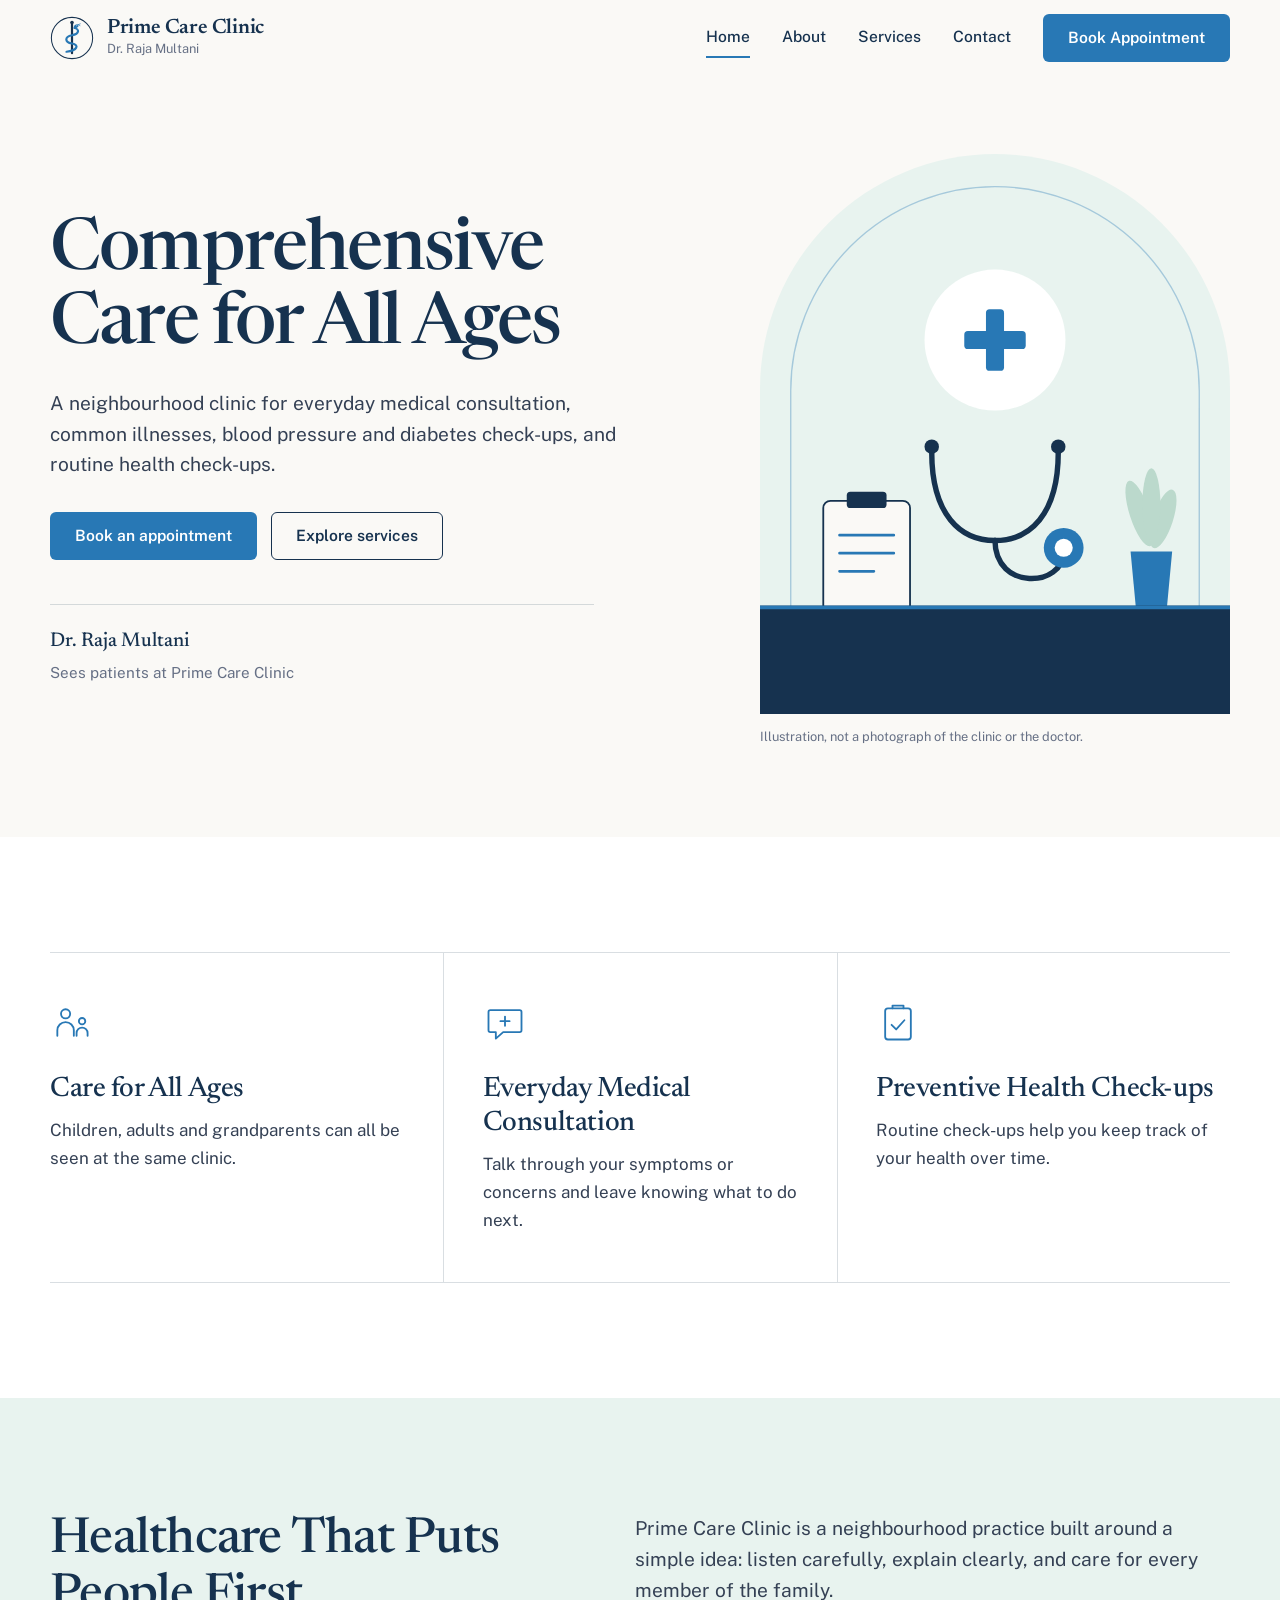
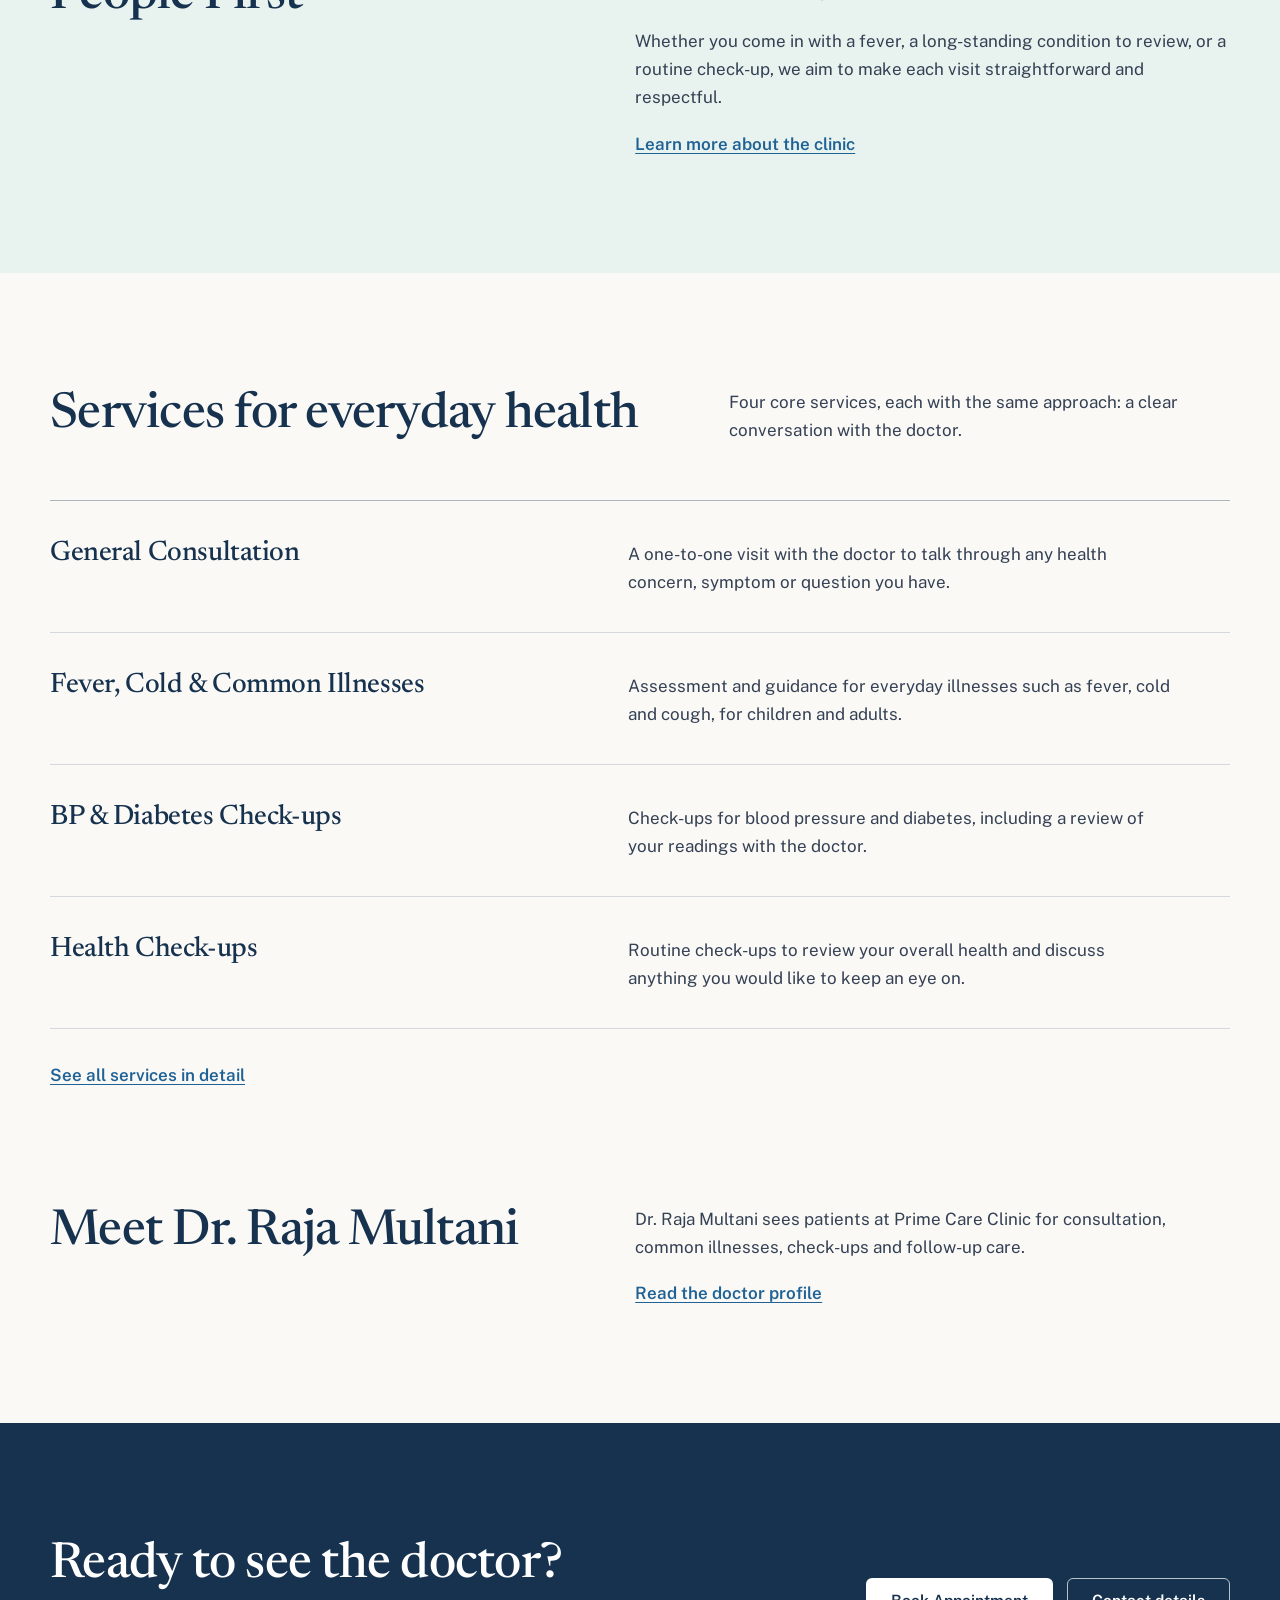
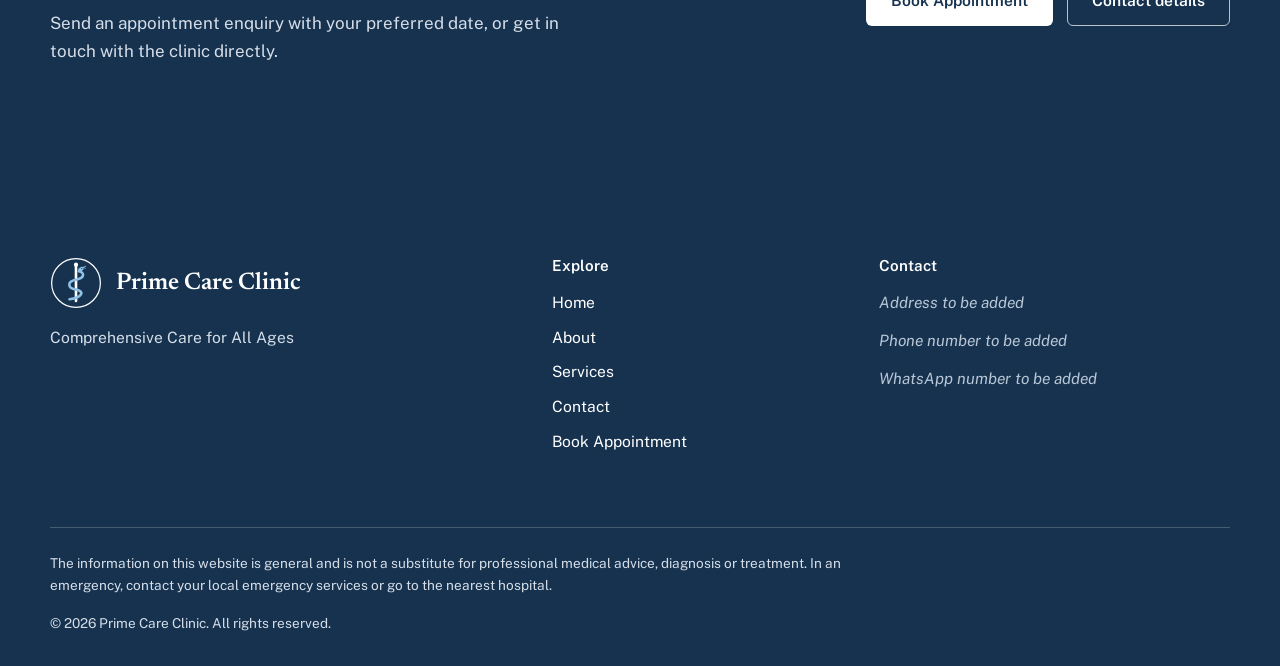
<file: index.html>
<!DOCTYPE html>
<html lang="en-IN">
<head>
  <meta charset="utf-8">
  <meta name="viewport" content="width=device-width, initial-scale=1">
  <title>Prime Care Clinic | Comprehensive Care for All Ages</title>
  <meta name="description" content="Prime Care Clinic: a neighbourhood clinic for general consultation, common illnesses, BP and diabetes check-ups and health check-ups. Consultations with Dr. Raja Multani.">
  <meta name="theme-color" content="#16324F">
  <meta property="og:type" content="website">
  <meta property="og:site_name" content="Prime Care Clinic">
  <meta property="og:title" content="Prime Care Clinic | Comprehensive Care for All Ages">
  <meta property="og:description" content="Prime Care Clinic: a neighbourhood clinic for general consultation, common illnesses, BP and diabetes check-ups and health check-ups. Consultations with Dr. Raja Multani.">
  <!-- SEO: once the site has a domain, add <link rel="canonical" href="https://your-domain/index.html"> and an og:image. -->
  <link rel="icon" href="assets/logo.svg" type="image/svg+xml">
  <link rel="preconnect" href="https://fonts.googleapis.com">
  <link rel="preconnect" href="https://fonts.gstatic.com" crossorigin>
  <link href="https://fonts.googleapis.com/css2?family=Newsreader:opsz,wght@6..72,400;6..72,500;6..72,600&amp;family=Public+Sans:wght@400;500;600&amp;display=swap" rel="stylesheet">
  <link rel="stylesheet" href="style.css">
  <script>document.documentElement.classList.add('js');</script>
  <script src="script.js" defer></script>
</head>
<body>
  <a class="skip-link" href="#main">Skip to main content</a>

  <header class="site-header" data-header>
    <div class="container header-inner">
      <!-- LOGO: replace assets/logo.svg with your own file. -->
      <a class="brand" href="index.html" aria-label="Prime Care Clinic, home">
        <img src="assets/logo.svg" alt="" width="44" height="44">
        <span class="brand-text">
          <span class="brand-name">Prime Care Clinic</span>
          <span class="brand-sub">Dr. Raja Multani</span>
        </span>
      </a>
      <button class="nav-toggle" type="button" aria-expanded="false" aria-controls="site-nav" data-nav-toggle>
        <span class="sr-only">Menu</span>
        <span class="nav-toggle__bars" aria-hidden="true"></span>
      </button>
      <nav class="site-nav" id="site-nav" aria-label="Primary" data-nav>
        <ul>
          <li><a href="index.html" aria-current="page">Home</a></li>
          <li><a href="about.html">About</a></li>
          <li><a href="services.html">Services</a></li>
          <li><a href="contact.html">Contact</a></li>
          <li><a class="btn btn-primary" href="contact.html#appointment">Book Appointment</a></li>
        </ul>
      </nav>
    </div>
  </header>

  <main id="main">

    <section class="hero" aria-labelledby="hero-title">
      <div class="container hero__grid">
        <div class="hero__copy">
          <h1 id="hero-title">Comprehensive Care for All Ages</h1>
          <p class="lede">A neighbourhood clinic for everyday medical consultation, common illnesses, blood pressure and diabetes check-ups, and routine health check-ups.</p>
          <div class="hero__actions">
            <a class="btn btn-primary" href="contact.html#appointment">Book an appointment</a>
            <a class="btn btn-secondary" href="services.html">Explore services</a>
          </div>
          <div class="hero__doctor">
            <strong>Dr. Raja Multani</strong>
            <span>Sees patients at Prime Care Clinic</span>
          </div>
        </div>
        <!-- HERO IMAGE: swap assets/hero-illustration.svg for a real photo of your clinic (hero.webp / hero.jpg).
             Keep width/height, keep alt text meaningful, and never use stock photography as the doctor. -->
        <figure class="hero__art">
          <img src="assets/hero-illustration.svg" width="520" height="620" alt="Illustration of a clinic desk with a stethoscope and clipboard beneath an arched window.">
          <figcaption>Illustration, not a photograph of the clinic or the doctor.</figcaption>
        </figure>
      </div>
    </section>

    <section class="section section--white" aria-label="What the clinic offers">
      <div class="container">
        <div class="intro-grid">
          <article class="intro-item">
            <svg viewBox="0 0 48 48" fill="none" stroke="currentColor" stroke-width="2" stroke-linecap="round" stroke-linejoin="round" aria-hidden="true" focusable="false"><circle cx="17" cy="14" r="5"/><path d="M8 38v-6a9 9 0 0 1 18 0v6"/><circle cx="35" cy="22" r="3.5"/><path d="M29 38v-3a6 6 0 0 1 12 0v3"/></svg>
            <h3>Care for All Ages</h3>
            <p>Children, adults and grandparents can all be seen at the same clinic.</p>
          </article>
          <article class="intro-item">
            <svg viewBox="0 0 48 48" fill="none" stroke="currentColor" stroke-width="2" stroke-linecap="round" stroke-linejoin="round" aria-hidden="true" focusable="false"><path d="M8 10h32a2 2 0 0 1 2 2v20a2 2 0 0 1-2 2H22l-8 7v-7H8a2 2 0 0 1-2-2V12a2 2 0 0 1 2-2z"/><path d="M24 17v10M19 22h10"/></svg>
            <h3>Everyday Medical Consultation</h3>
            <p>Talk through your symptoms or concerns and leave knowing what to do next.</p>
          </article>
          <article class="intro-item">
            <svg viewBox="0 0 48 48" fill="none" stroke="currentColor" stroke-width="2" stroke-linecap="round" stroke-linejoin="round" aria-hidden="true" focusable="false"><rect x="10" y="8" width="28" height="34" rx="3"/><path d="M18 8V5h12v3"/><path d="M17 26l5 5 9-10"/></svg>
            <h3>Preventive Health Check-ups</h3>
            <p>Routine check-ups help you keep track of your health over time.</p>
          </article>
        </div>
      </div>
    </section>

    <section class="section section--mint" aria-labelledby="about-title">
      <div class="container split">
        <h2 id="about-title">Healthcare That Puts People First</h2>
        <div>
          <p class="lede">Prime Care Clinic is a neighbourhood practice built around a simple idea: listen carefully, explain clearly, and care for every member of the family.</p>
          <p>Whether you come in with a fever, a long-standing condition to review, or a routine check-up, we aim to make each visit straightforward and respectful.</p>
          <p><a class="text-link" href="about.html">Learn more about the clinic</a></p>
        </div>
      </div>
    </section>

    <section class="section" aria-labelledby="services-title">
      <div class="container">
        <div class="section-head">
          <h2 id="services-title">Services for everyday health</h2>
          <p>Four core services, each with the same approach: a clear conversation with the doctor.</p>
        </div>
        <ul class="service-list">
          <li>
            <h3><a href="services.html#general-consultation">General Consultation</a></h3>
            <p>A one-to-one visit with the doctor to talk through any health concern, symptom or question you have.</p>
          </li>
          <li>
            <h3><a href="services.html#fever-cold-common-illnesses">Fever, Cold &amp; Common Illnesses</a></h3>
            <p>Assessment and guidance for everyday illnesses such as fever, cold and cough, for children and adults.</p>
          </li>
          <li>
            <h3><a href="services.html#bp-diabetes-checkups">BP &amp; Diabetes Check-ups</a></h3>
            <p>Check-ups for blood pressure and diabetes, including a review of your readings with the doctor.</p>
          </li>
          <li>
            <h3><a href="services.html#health-checkups">Health Check-ups</a></h3>
            <p>Routine check-ups to review your overall health and discuss anything you would like to keep an eye on.</p>
          </li>
        </ul>
        <p style="margin-top:2rem"><a class="text-link" href="services.html">See all services in detail</a></p>
      </div>
    </section>

    <section class="section section--tight-top" aria-labelledby="doctor-teaser-title">
      <div class="container split">
        <h2 id="doctor-teaser-title">Meet Dr. Raja Multani</h2>
        <div>
          <p>Dr. Raja Multani sees patients at Prime Care Clinic for consultation, common illnesses, check-ups and follow-up care.</p>
          <p><a class="text-link" href="about.html#doctor">Read the doctor profile</a></p>
        </div>
      </div>
    </section>

    <section class="section section--navy" aria-labelledby="cta-title">
      <div class="container cta-band">
        <div>
          <h2 id="cta-title">Ready to see the doctor?</h2>
          <p>Send an appointment enquiry with your preferred date, or get in touch with the clinic directly.</p>
        </div>
        <div class="cta-band__actions">
          <a class="btn btn-light" href="contact.html#appointment">Book Appointment</a>
          <a class="btn btn-outline-light" href="contact.html#contact-details">Contact details</a>
        </div>
      </div>
    </section>
  </main>

  <footer class="site-footer">
    <div class="container">
      <div class="footer-grid">
        <div>
          <div class="footer-brand">
            <img src="assets/logo-light.svg" alt="" width="52" height="52">
            <span>Prime Care Clinic</span>
          </div>
          <p class="footer-tagline">Comprehensive Care for All Ages</p>
        </div>
        <nav aria-label="Footer">
          <h2>Explore</h2>
          <ul class="footer-links">
            <li><a href="index.html">Home</a></li>
            <li><a href="about.html">About</a></li>
            <li><a href="services.html">Services</a></li>
            <li><a href="contact.html">Contact</a></li>
            <li><a href="contact.html#appointment">Book Appointment</a></li>
          </ul>
        </nav>
        <div class="footer-contact">
          <h2>Contact</h2>
          <!-- Contact details are set in script.js (CLINIC_CONFIG). -->
          <div><span class="placeholder" data-contact="address">Address to be added</span></div>
          <div><span class="placeholder" data-contact="phone">Phone number to be added</span></div>
          <div><span class="placeholder" data-contact="whatsapp">WhatsApp number to be added</span></div>
        </div>
      </div>
      <div class="footer-bottom">
        <p>The information on this website is general and is not a substitute for professional medical advice, diagnosis or treatment. In an emergency, contact your local emergency services or go to the nearest hospital.</p>
        <p>&copy; <span data-year>2026</span> Prime Care Clinic. All rights reserved.</p>
      </div>
    </div>
  </footer>
</body>
</html>
</file>
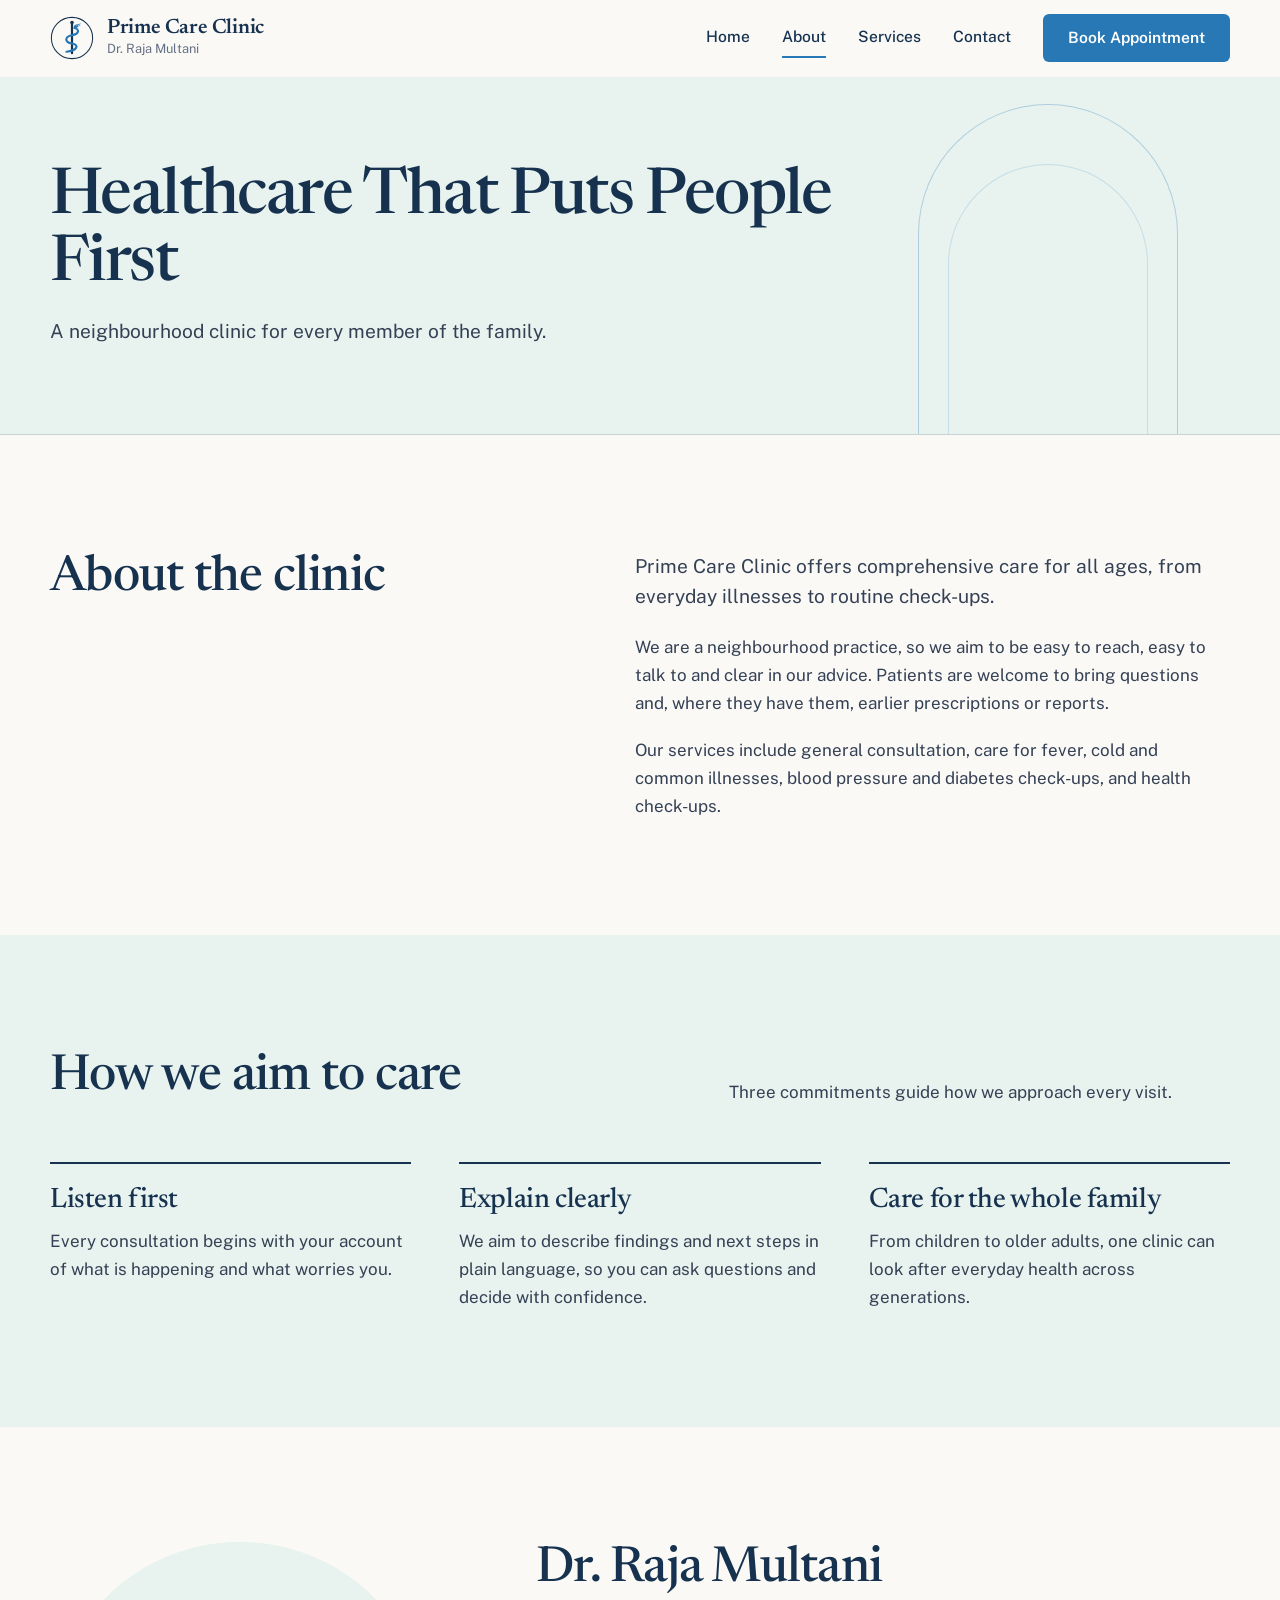
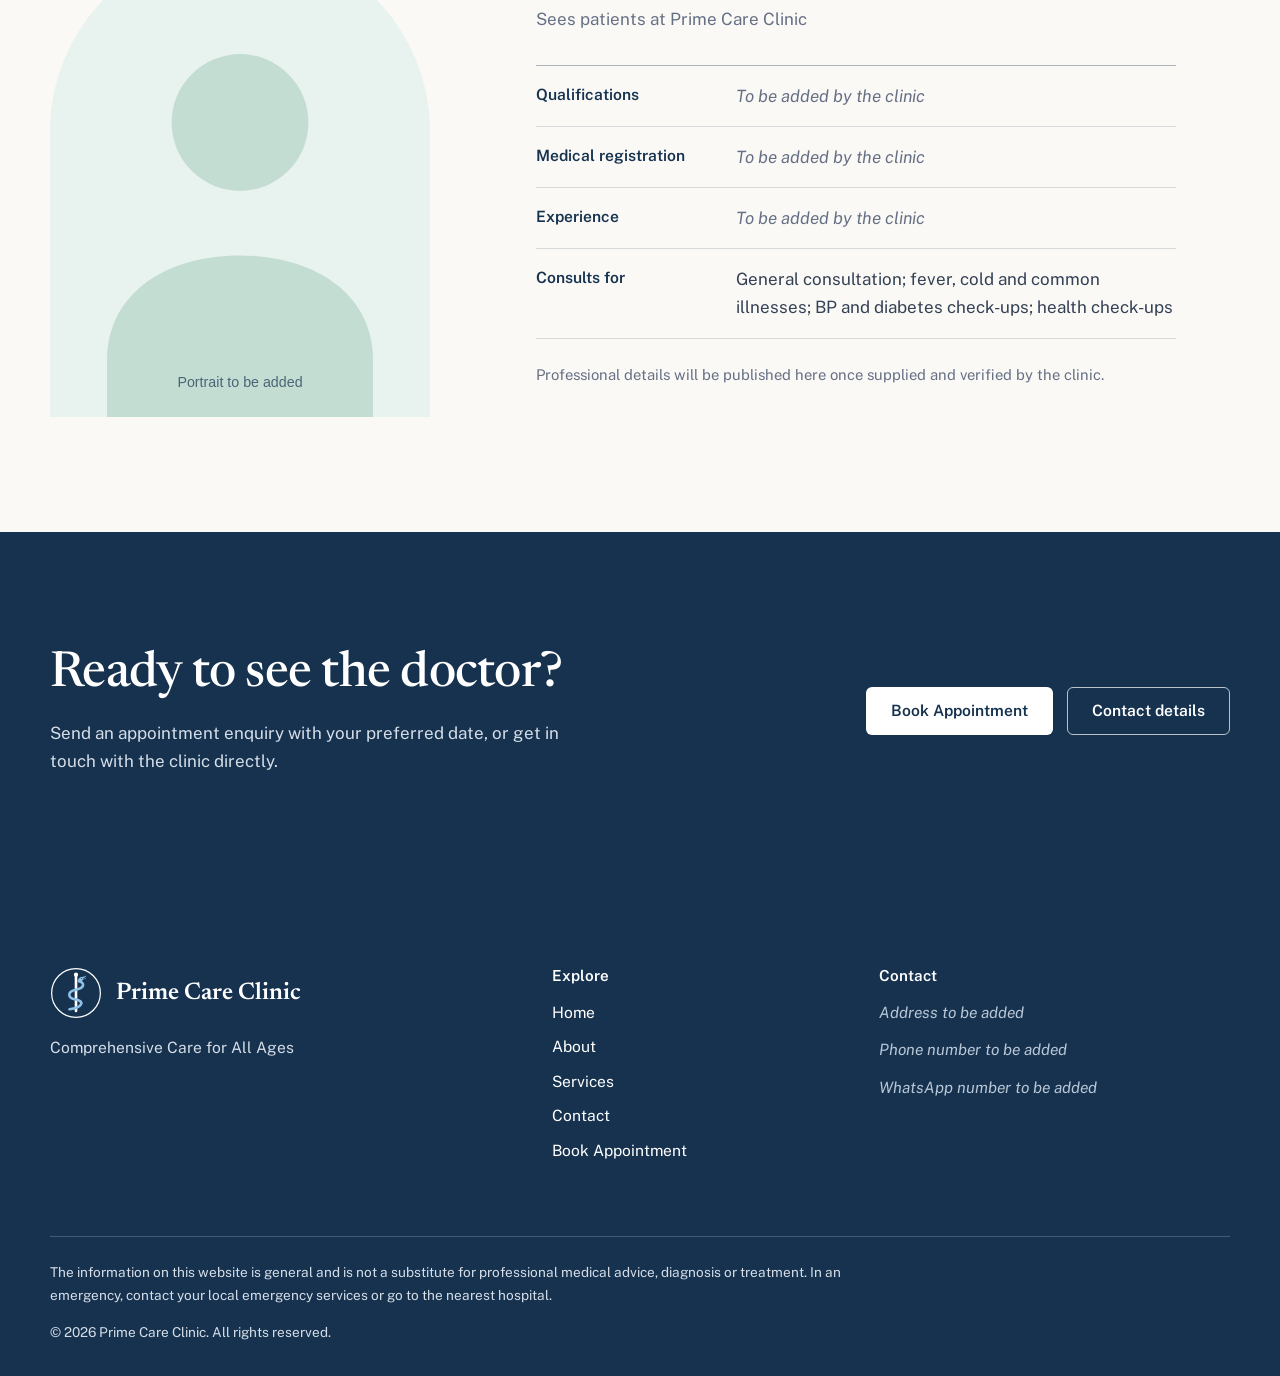
<file: about.html>
<!DOCTYPE html>
<html lang="en-IN">
<head>
  <meta charset="utf-8">
  <meta name="viewport" content="width=device-width, initial-scale=1">
  <title>About | Prime Care Clinic</title>
  <meta name="description" content="About Prime Care Clinic and Dr. Raja Multani: a neighbourhood clinic offering comprehensive care for all ages.">
  <meta name="theme-color" content="#16324F">
  <meta property="og:type" content="website">
  <meta property="og:site_name" content="Prime Care Clinic">
  <meta property="og:title" content="About | Prime Care Clinic">
  <meta property="og:description" content="About Prime Care Clinic and Dr. Raja Multani: a neighbourhood clinic offering comprehensive care for all ages.">
  <!-- SEO: once the site has a domain, add <link rel="canonical" href="https://your-domain/about.html"> and an og:image. -->
  <link rel="icon" href="assets/logo.svg" type="image/svg+xml">
  <link rel="preconnect" href="https://fonts.googleapis.com">
  <link rel="preconnect" href="https://fonts.gstatic.com" crossorigin>
  <link href="https://fonts.googleapis.com/css2?family=Newsreader:opsz,wght@6..72,400;6..72,500;6..72,600&amp;family=Public+Sans:wght@400;500;600&amp;display=swap" rel="stylesheet">
  <link rel="stylesheet" href="style.css">
  <script>document.documentElement.classList.add('js');</script>
  <script src="script.js" defer></script>
</head>
<body>
  <a class="skip-link" href="#main">Skip to main content</a>

  <header class="site-header" data-header>
    <div class="container header-inner">
      <!-- LOGO: replace assets/logo.svg with your own file. -->
      <a class="brand" href="index.html" aria-label="Prime Care Clinic, home">
        <img src="assets/logo.svg" alt="" width="44" height="44">
        <span class="brand-text">
          <span class="brand-name">Prime Care Clinic</span>
          <span class="brand-sub">Dr. Raja Multani</span>
        </span>
      </a>
      <button class="nav-toggle" type="button" aria-expanded="false" aria-controls="site-nav" data-nav-toggle>
        <span class="sr-only">Menu</span>
        <span class="nav-toggle__bars" aria-hidden="true"></span>
      </button>
      <nav class="site-nav" id="site-nav" aria-label="Primary" data-nav>
        <ul>
          <li><a href="index.html">Home</a></li>
          <li><a href="about.html" aria-current="page">About</a></li>
          <li><a href="services.html">Services</a></li>
          <li><a href="contact.html">Contact</a></li>
          <li><a class="btn btn-primary" href="contact.html#appointment">Book Appointment</a></li>
        </ul>
      </nav>
    </div>
  </header>

  <main id="main">

    <section class="page-head" aria-labelledby="page-title">
      <div class="container">
        <h1 id="page-title">Healthcare That Puts People First</h1>
        <p class="lede">A neighbourhood clinic for every member of the family.</p>
      </div>
    </section>

    <section class="section" aria-labelledby="story-title">
      <div class="container split">
        <h2 id="story-title">About the clinic</h2>
        <div>
          <p class="lede">Prime Care Clinic offers comprehensive care for all ages, from everyday illnesses to routine check-ups.</p>
          <p>We are a neighbourhood practice, so we aim to be easy to reach, easy to talk to and clear in our advice. Patients are welcome to bring questions and, where they have them, earlier prescriptions or reports.</p>
          <p>Our services include general consultation, care for fever, cold and common illnesses, blood pressure and diabetes check-ups, and health check-ups.</p>
        </div>
      </div>
    </section>

    <section class="section section--mint" aria-labelledby="principles-title">
      <div class="container">
        <div class="section-head">
          <h2 id="principles-title">How we aim to care</h2>
          <p>Three commitments guide how we approach every visit.</p>
        </div>
        <div class="principles">
          <div class="principle">
            <h3>Listen first</h3>
            <p>Every consultation begins with your account of what is happening and what worries you.</p>
          </div>
          <div class="principle">
            <h3>Explain clearly</h3>
            <p>We aim to describe findings and next steps in plain language, so you can ask questions and decide with confidence.</p>
          </div>
          <div class="principle">
            <h3>Care for the whole family</h3>
            <p>From children to older adults, one clinic can look after everyday health across generations.</p>
          </div>
        </div>
      </div>
    </section>

    <section class="section" id="doctor" aria-labelledby="doctor-title">
      <div class="container doctor">
        <!-- DOCTOR PORTRAIT: replace assets/doctor-portrait.svg with the doctor's own photo (e.g. doctor-portrait.jpg,
             4:5 ratio works best) and update src and alt. -->
        <figure class="portrait">
          <img src="assets/doctor-portrait.svg" width="400" height="500" alt="Portrait placeholder for Dr. Raja Multani. Replace with the doctor's own photograph.">
        </figure>
        <div>
          <h2 id="doctor-title">Dr. Raja Multani</h2>
          <p class="doctor__role">Sees patients at Prime Care Clinic</p>
          <!-- Only add details below that the doctor has verified. Do not publish unverified claims. -->
          <dl class="facts">
            <div><dt>Qualifications</dt><dd class="placeholder">To be added by the clinic</dd></div>
            <div><dt>Medical registration</dt><dd class="placeholder">To be added by the clinic</dd></div>
            <div><dt>Experience</dt><dd class="placeholder">To be added by the clinic</dd></div>
            <div><dt>Consults for</dt><dd>General consultation; fever, cold and common illnesses; BP and diabetes check-ups; health check-ups</dd></div>
          </dl>
          <p class="doctor__note">Professional details will be published here once supplied and verified by the clinic.</p>
        </div>
      </div>
    </section>

    <section class="section section--navy" aria-labelledby="cta-title">
      <div class="container cta-band">
        <div>
          <h2 id="cta-title">Ready to see the doctor?</h2>
          <p>Send an appointment enquiry with your preferred date, or get in touch with the clinic directly.</p>
        </div>
        <div class="cta-band__actions">
          <a class="btn btn-light" href="contact.html#appointment">Book Appointment</a>
          <a class="btn btn-outline-light" href="contact.html#contact-details">Contact details</a>
        </div>
      </div>
    </section>
  </main>

  <footer class="site-footer">
    <div class="container">
      <div class="footer-grid">
        <div>
          <div class="footer-brand">
            <img src="assets/logo-light.svg" alt="" width="52" height="52">
            <span>Prime Care Clinic</span>
          </div>
          <p class="footer-tagline">Comprehensive Care for All Ages</p>
        </div>
        <nav aria-label="Footer">
          <h2>Explore</h2>
          <ul class="footer-links">
            <li><a href="index.html">Home</a></li>
            <li><a href="about.html">About</a></li>
            <li><a href="services.html">Services</a></li>
            <li><a href="contact.html">Contact</a></li>
            <li><a href="contact.html#appointment">Book Appointment</a></li>
          </ul>
        </nav>
        <div class="footer-contact">
          <h2>Contact</h2>
          <!-- Contact details are set in script.js (CLINIC_CONFIG). -->
          <div><span class="placeholder" data-contact="address">Address to be added</span></div>
          <div><span class="placeholder" data-contact="phone">Phone number to be added</span></div>
          <div><span class="placeholder" data-contact="whatsapp">WhatsApp number to be added</span></div>
        </div>
      </div>
      <div class="footer-bottom">
        <p>The information on this website is general and is not a substitute for professional medical advice, diagnosis or treatment. In an emergency, contact your local emergency services or go to the nearest hospital.</p>
        <p>&copy; <span data-year>2026</span> Prime Care Clinic. All rights reserved.</p>
      </div>
    </div>
  </footer>
</body>
</html>
</file>
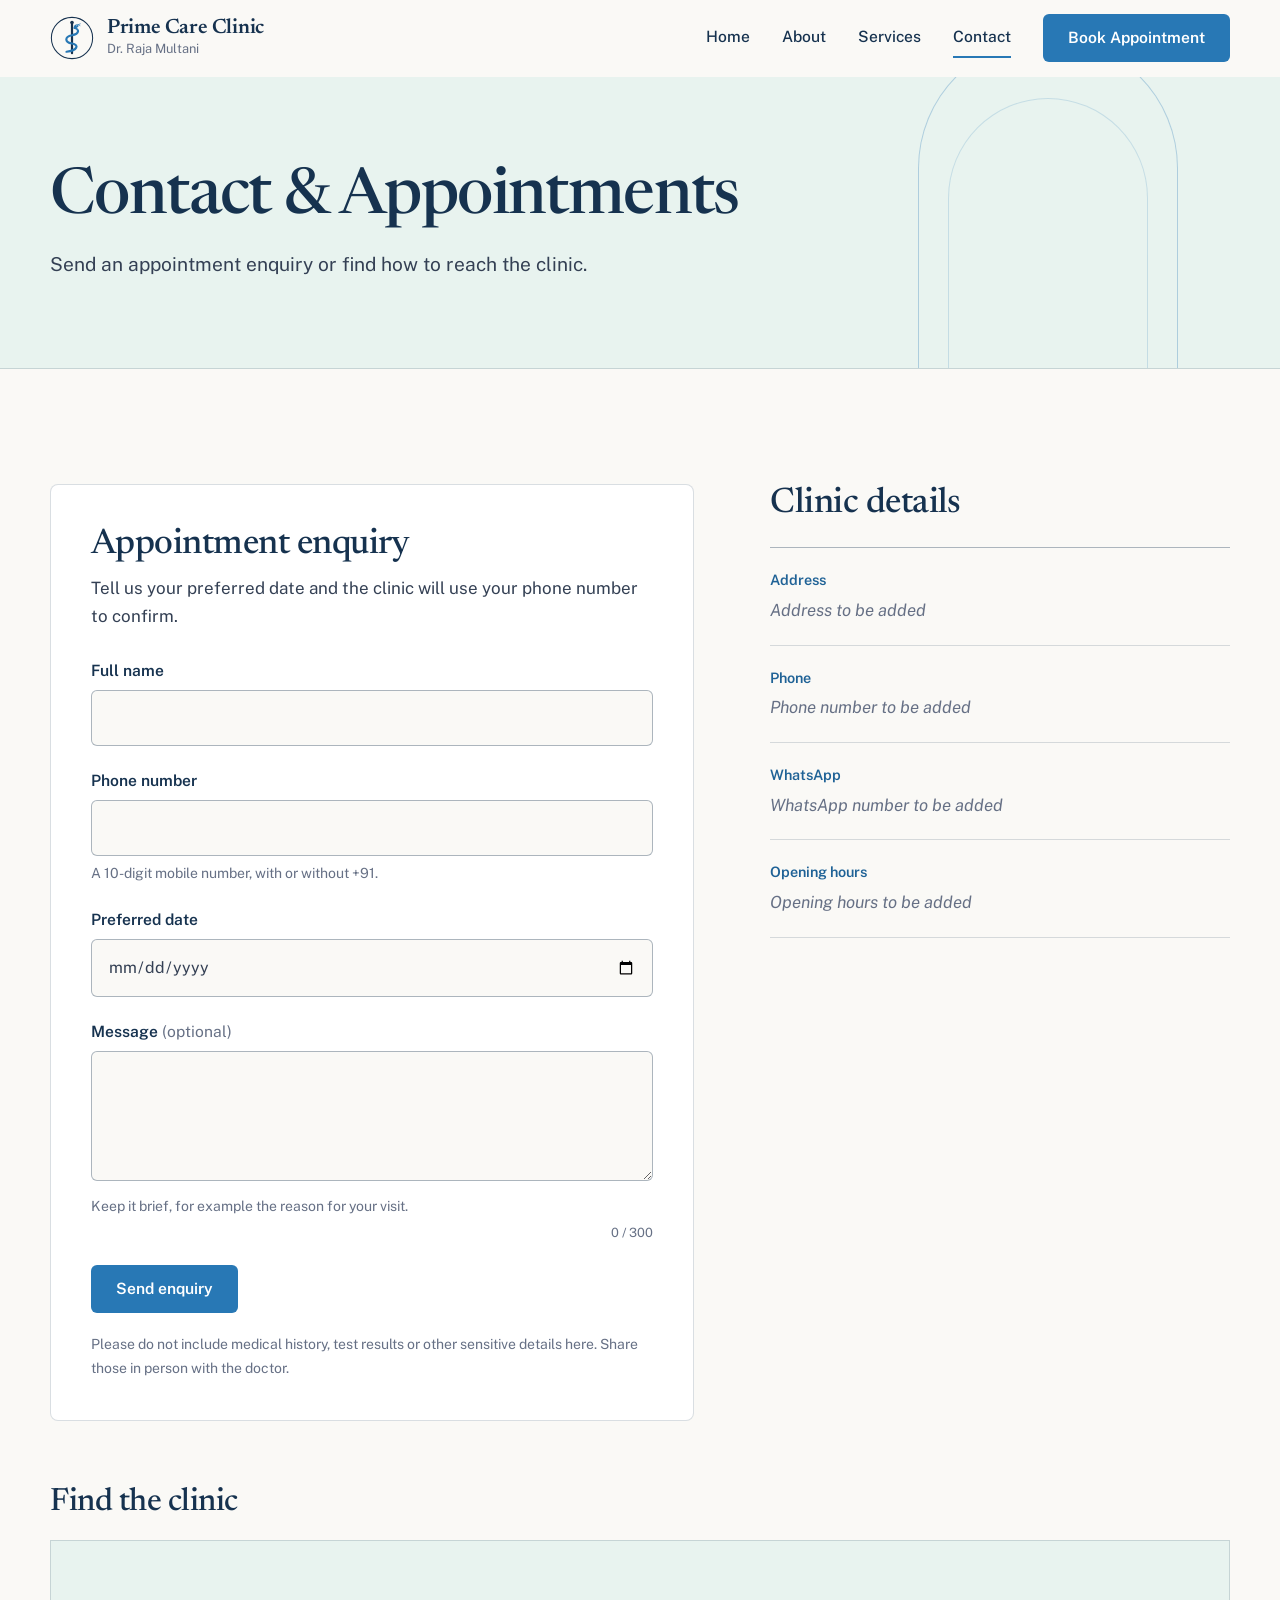
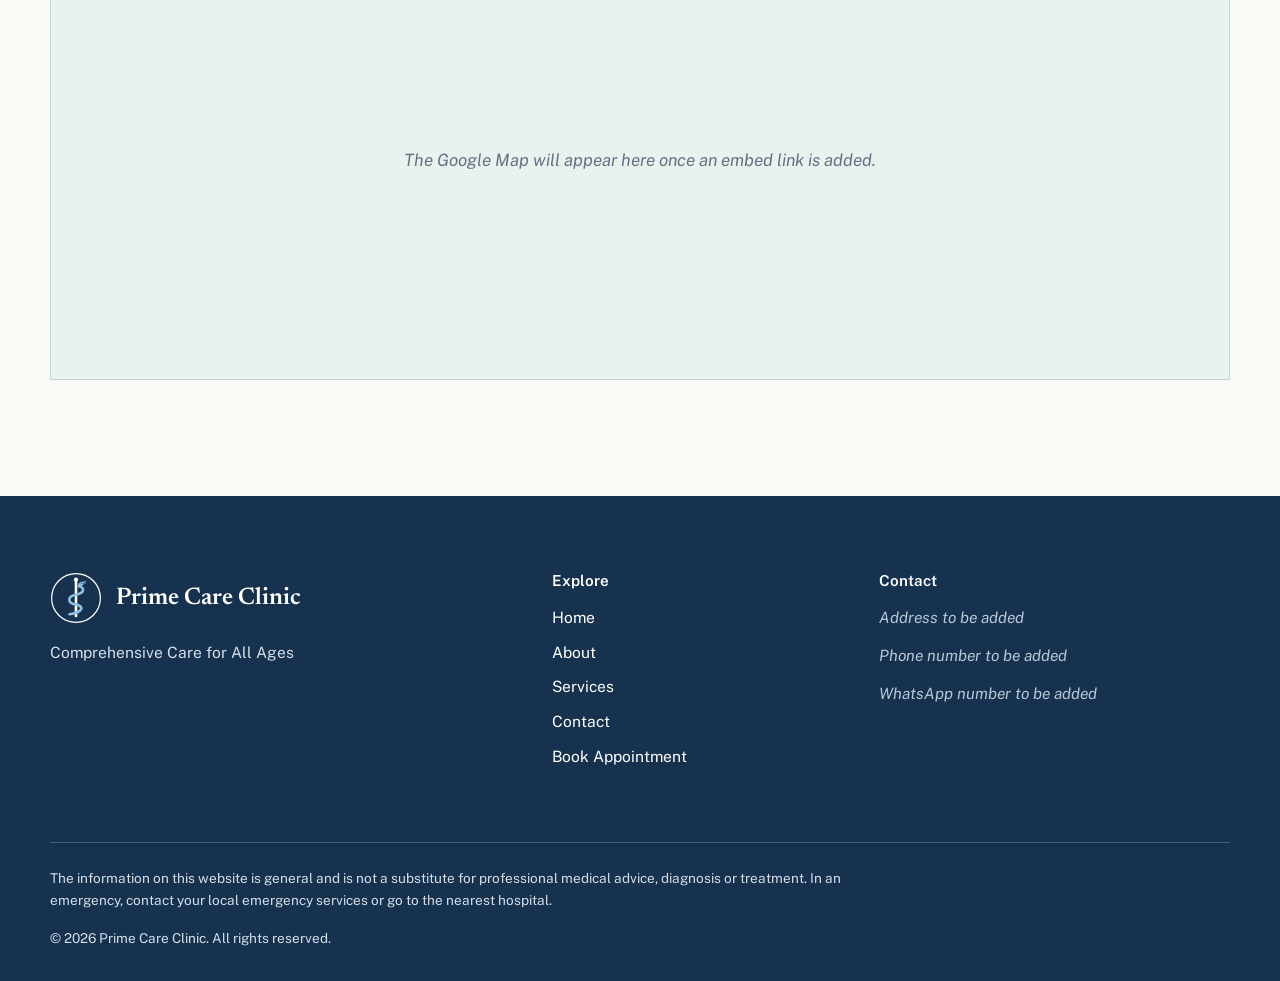
<file: contact.html>
<!DOCTYPE html>
<html lang="en-IN">
<head>
  <meta charset="utf-8">
  <meta name="viewport" content="width=device-width, initial-scale=1">
  <title>Contact & Book Appointment | Prime Care Clinic</title>
  <meta name="description" content="Send an appointment enquiry to Prime Care Clinic or find the clinic's contact details, opening hours and location.">
  <meta name="theme-color" content="#16324F">
  <meta property="og:type" content="website">
  <meta property="og:site_name" content="Prime Care Clinic">
  <meta property="og:title" content="Contact & Book Appointment | Prime Care Clinic">
  <meta property="og:description" content="Send an appointment enquiry to Prime Care Clinic or find the clinic's contact details, opening hours and location.">
  <!-- SEO: once the site has a domain, add <link rel="canonical" href="https://your-domain/contact.html"> and an og:image. -->
  <link rel="icon" href="assets/logo.svg" type="image/svg+xml">
  <link rel="preconnect" href="https://fonts.googleapis.com">
  <link rel="preconnect" href="https://fonts.gstatic.com" crossorigin>
  <link href="https://fonts.googleapis.com/css2?family=Newsreader:opsz,wght@6..72,400;6..72,500;6..72,600&amp;family=Public+Sans:wght@400;500;600&amp;display=swap" rel="stylesheet">
  <link rel="stylesheet" href="style.css">
  <script>document.documentElement.classList.add('js');</script>
  <script src="script.js" defer></script>
</head>
<body>
  <a class="skip-link" href="#main">Skip to main content</a>

  <header class="site-header" data-header>
    <div class="container header-inner">
      <!-- LOGO: replace assets/logo.svg with your own file. -->
      <a class="brand" href="index.html" aria-label="Prime Care Clinic, home">
        <img src="assets/logo.svg" alt="" width="44" height="44">
        <span class="brand-text">
          <span class="brand-name">Prime Care Clinic</span>
          <span class="brand-sub">Dr. Raja Multani</span>
        </span>
      </a>
      <button class="nav-toggle" type="button" aria-expanded="false" aria-controls="site-nav" data-nav-toggle>
        <span class="sr-only">Menu</span>
        <span class="nav-toggle__bars" aria-hidden="true"></span>
      </button>
      <nav class="site-nav" id="site-nav" aria-label="Primary" data-nav>
        <ul>
          <li><a href="index.html">Home</a></li>
          <li><a href="about.html">About</a></li>
          <li><a href="services.html">Services</a></li>
          <li><a href="contact.html" aria-current="page">Contact</a></li>
          <li><a class="btn btn-primary" href="contact.html#appointment">Book Appointment</a></li>
        </ul>
      </nav>
    </div>
  </header>

  <main id="main">

    <section class="page-head" aria-labelledby="page-title">
      <div class="container">
        <h1 id="page-title">Contact &amp; Appointments</h1>
        <p class="lede">Send an appointment enquiry or find how to reach the clinic.</p>
      </div>
    </section>

    <section class="section">
      <div class="container contact-layout">

        <div class="form-panel" id="appointment">
          <h2>Appointment enquiry</h2>
          <p>Tell us your preferred date and the clinic will use your phone number to confirm.</p>

          <!--
            BACKEND CONNECTION POINT
            This form is validated in the browser only. Nothing is sent anywhere until you connect a real backend.
            1) Open script.js and set CLINIC_CONFIG.formEndpoint to your server / form-service URL, or
            2) edit the submitEnquiry() function in script.js to call your own API.
            Until then, the page tells visitors honestly that the enquiry was NOT sent.
          -->
          <form novalidate data-enquiry-form>
            <div class="field">
              <label for="name">Full name</label>
              <input id="name" name="name" type="text" autocomplete="name" maxlength="80" required aria-describedby="name-error">
              <p class="field-error" id="name-error" aria-live="polite"></p>
            </div>

            <div class="field">
              <label for="phone">Phone number</label>
              <input id="phone" name="phone" type="tel" inputmode="tel" autocomplete="tel" maxlength="20" required aria-describedby="phone-hint phone-error">
              <p class="field-hint" id="phone-hint">A 10-digit mobile number, with or without +91.</p>
              <p class="field-error" id="phone-error" aria-live="polite"></p>
            </div>

            <div class="field">
              <label for="date">Preferred date</label>
              <input id="date" name="date" type="date" required aria-describedby="date-error">
              <p class="field-error" id="date-error" aria-live="polite"></p>
            </div>

            <div class="field">
              <label for="message">Message <span class="optional">(optional)</span></label>
              <textarea id="message" name="message" maxlength="300" aria-describedby="message-hint message-error"></textarea>
              <p class="field-hint" id="message-hint">Keep it brief, for example the reason for your visit.</p>
              <p class="field-error" id="message-error" aria-live="polite"></p>
              <p class="char-count" aria-hidden="true"><span data-char-count>0</span> / 300</p>
            </div>

            <button class="btn btn-primary" type="submit" data-submit>Send enquiry</button>

            <div class="form-status" tabindex="-1" role="status" aria-live="polite" hidden data-form-status></div>
            <p class="form-privacy">Please do not include medical history, test results or other sensitive details here. Share those in person with the doctor.</p>
          </form>
        </div>

        <aside id="contact-details" aria-labelledby="details-title">
          <h2 id="details-title" style="font-size:clamp(1.7rem,3vw,2.2rem);margin-bottom:1.5rem">Clinic details</h2>
          <!-- Edit all details in script.js (CLINIC_CONFIG). Nothing here is invented. -->
          <dl class="details">
            <div><dt>Address</dt><dd><address><span class="placeholder" data-contact="address">Address to be added</span></address></dd></div>
            <div><dt>Phone</dt><dd><span class="placeholder" data-contact="phone">Phone number to be added</span></dd></div>
            <div><dt>WhatsApp</dt><dd><span class="placeholder" data-contact="whatsapp">WhatsApp number to be added</span></dd></div>
            <div><dt>Opening hours</dt><dd data-hours><span class="placeholder">Opening hours to be added</span></dd></div>
          </dl>
        </aside>
      </div>

      <div class="container map">
        <h2 style="font-size:clamp(1.5rem,2.6vw,2rem);margin-bottom:1.25rem">Find the clinic</h2>
        <!-- GOOGLE MAPS: set CLINIC_CONFIG.mapEmbedUrl in script.js (Google Maps > Share > Embed a map > copy the src URL). -->
        <div class="map__frame" data-map>
          <p class="placeholder">The Google Map will appear here once an embed link is added.</p>
        </div>
        <p class="map__link" data-map-link-wrap hidden><a href="#" target="_blank" rel="noopener noreferrer" data-map-link>Open in Google Maps</a></p>
      </div>
    </section>
  </main>

  <footer class="site-footer">
    <div class="container">
      <div class="footer-grid">
        <div>
          <div class="footer-brand">
            <img src="assets/logo-light.svg" alt="" width="52" height="52">
            <span>Prime Care Clinic</span>
          </div>
          <p class="footer-tagline">Comprehensive Care for All Ages</p>
        </div>
        <nav aria-label="Footer">
          <h2>Explore</h2>
          <ul class="footer-links">
            <li><a href="index.html">Home</a></li>
            <li><a href="about.html">About</a></li>
            <li><a href="services.html">Services</a></li>
            <li><a href="contact.html">Contact</a></li>
            <li><a href="contact.html#appointment">Book Appointment</a></li>
          </ul>
        </nav>
        <div class="footer-contact">
          <h2>Contact</h2>
          <!-- Contact details are set in script.js (CLINIC_CONFIG). -->
          <div><span class="placeholder" data-contact="address">Address to be added</span></div>
          <div><span class="placeholder" data-contact="phone">Phone number to be added</span></div>
          <div><span class="placeholder" data-contact="whatsapp">WhatsApp number to be added</span></div>
        </div>
      </div>
      <div class="footer-bottom">
        <p>The information on this website is general and is not a substitute for professional medical advice, diagnosis or treatment. In an emergency, contact your local emergency services or go to the nearest hospital.</p>
        <p>&copy; <span data-year>2026</span> Prime Care Clinic. All rights reserved.</p>
      </div>
    </div>
  </footer>
</body>
</html>
</file>
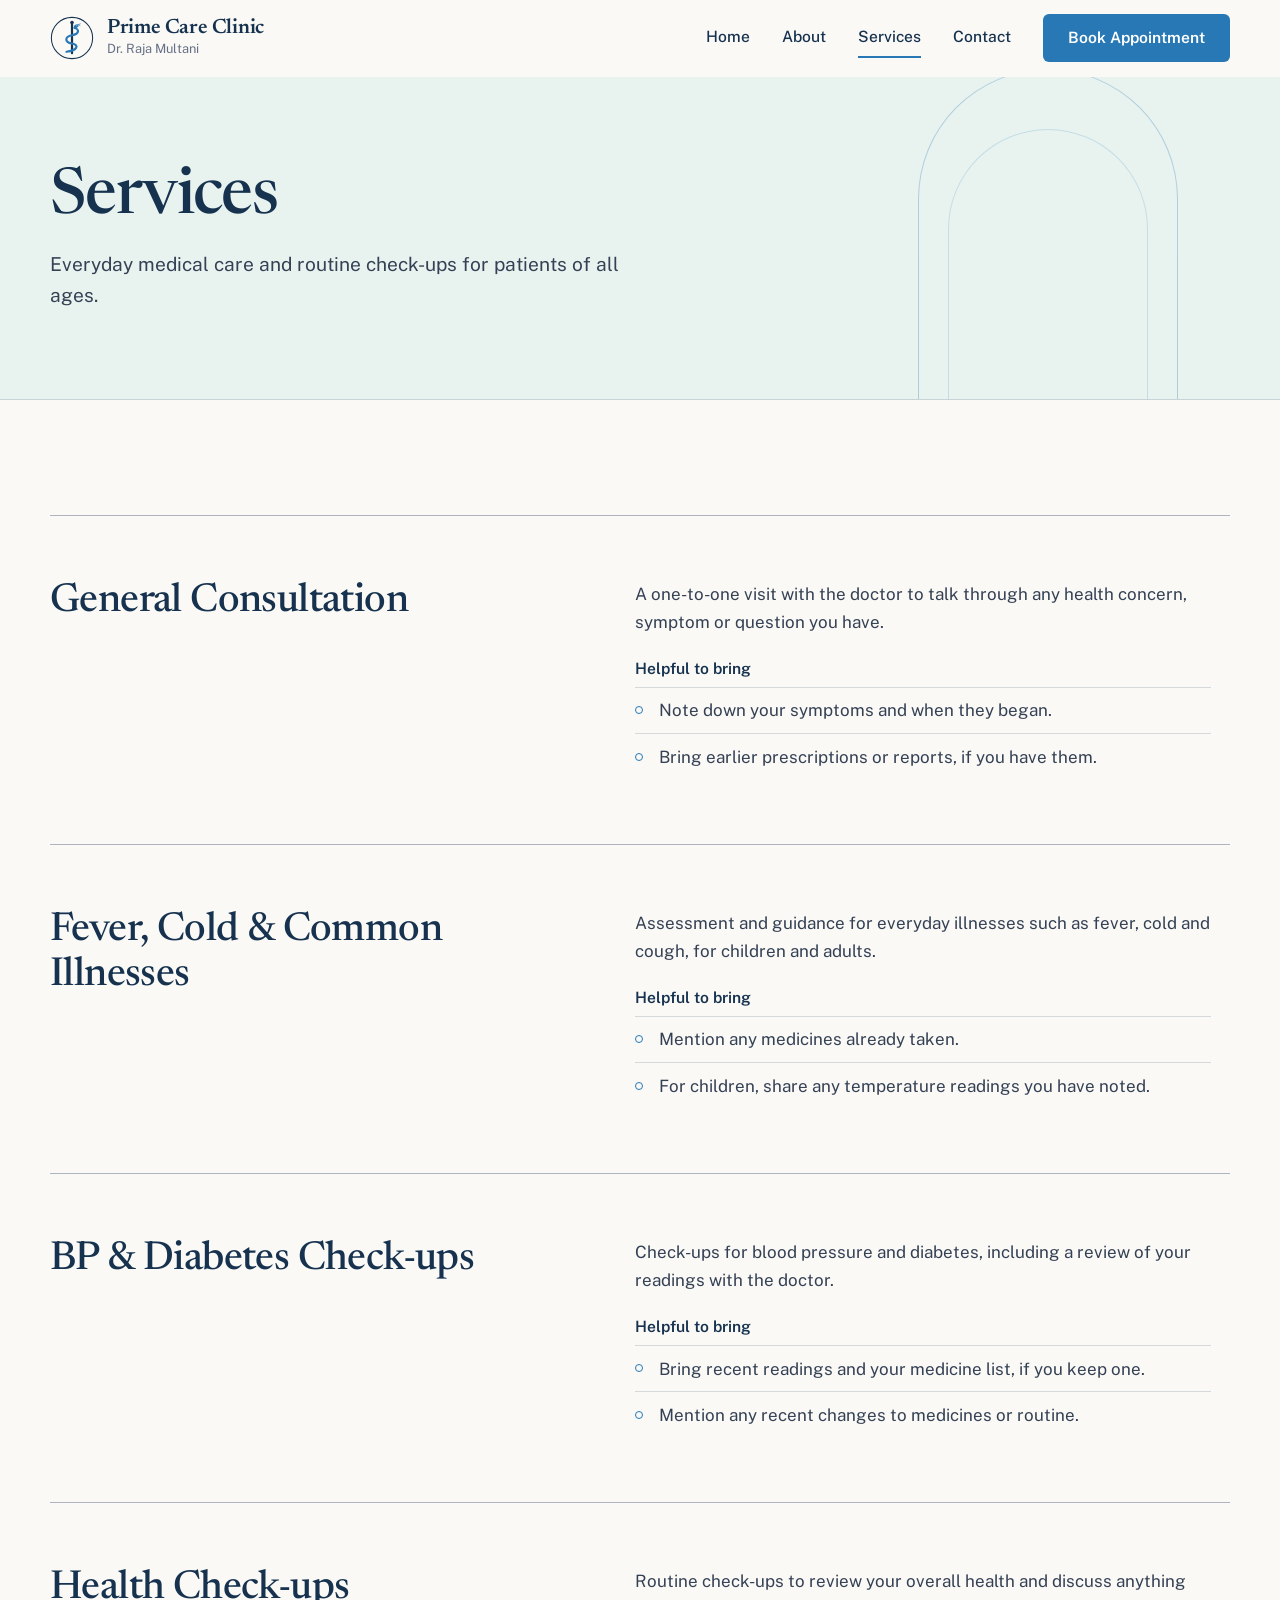
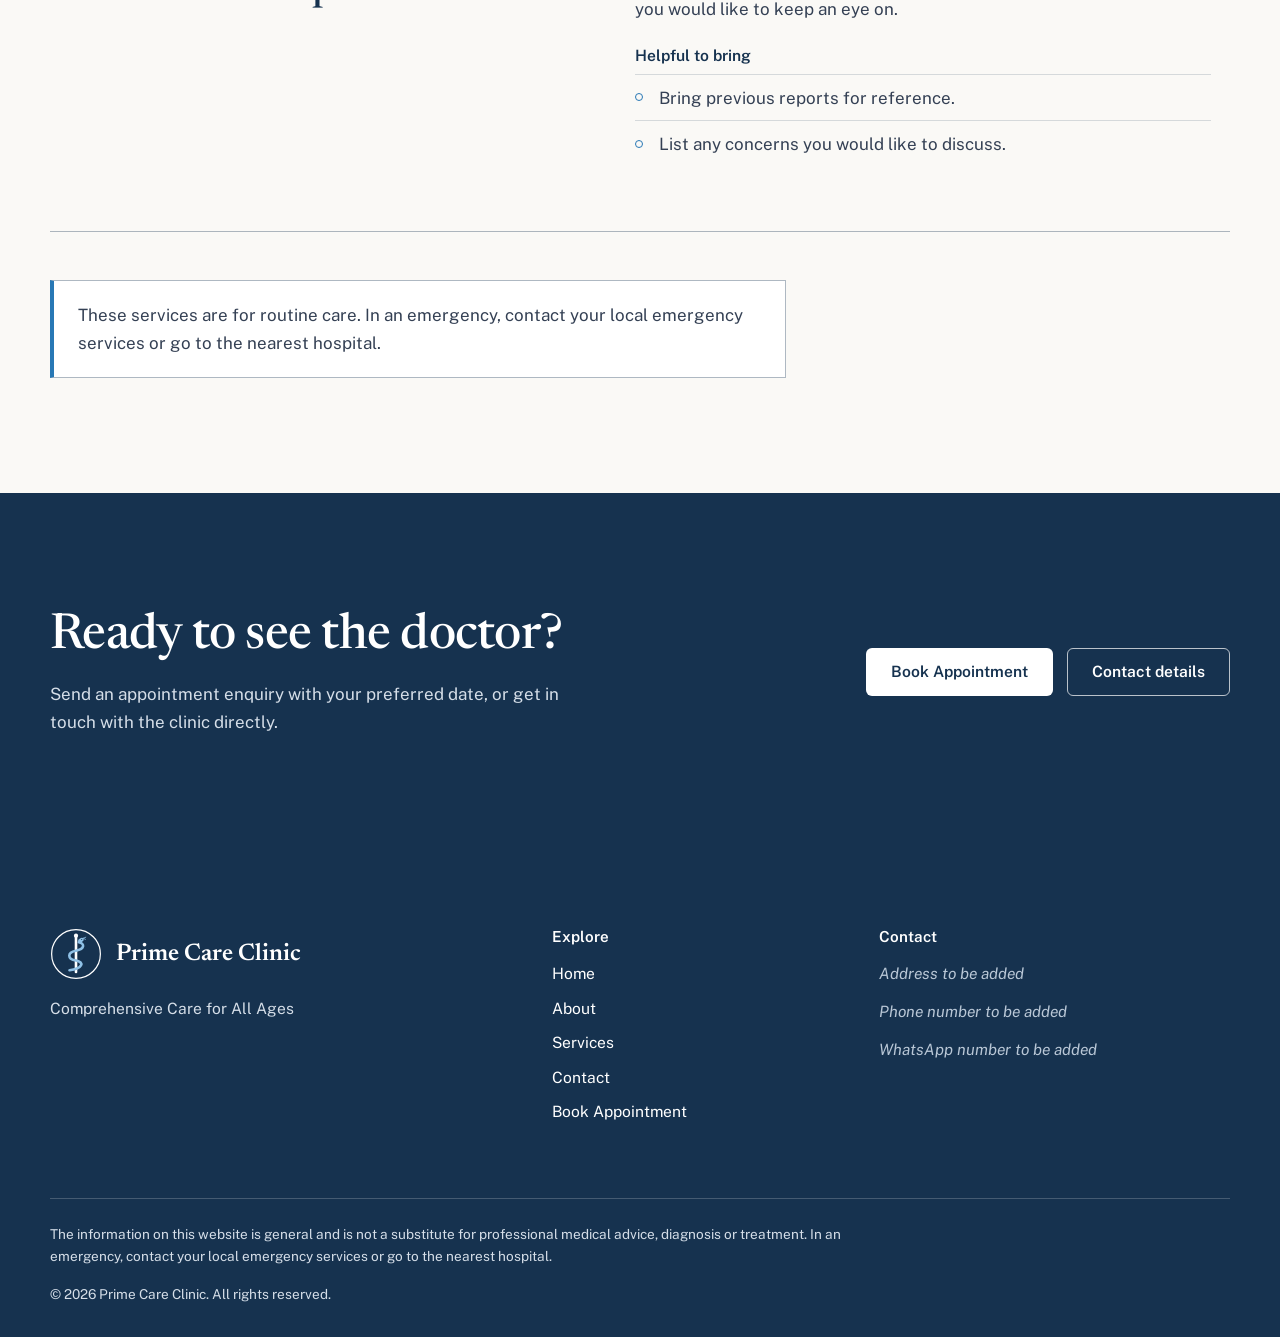
<file: services.html>
<!DOCTYPE html>
<html lang="en-IN">
<head>
  <meta charset="utf-8">
  <meta name="viewport" content="width=device-width, initial-scale=1">
  <title>Services | Prime Care Clinic</title>
  <meta name="description" content="Services at Prime Care Clinic: general consultation, fever, cold and common illnesses, BP and diabetes check-ups, and health check-ups.">
  <meta name="theme-color" content="#16324F">
  <meta property="og:type" content="website">
  <meta property="og:site_name" content="Prime Care Clinic">
  <meta property="og:title" content="Services | Prime Care Clinic">
  <meta property="og:description" content="Services at Prime Care Clinic: general consultation, fever, cold and common illnesses, BP and diabetes check-ups, and health check-ups.">
  <!-- SEO: once the site has a domain, add <link rel="canonical" href="https://your-domain/services.html"> and an og:image. -->
  <link rel="icon" href="assets/logo.svg" type="image/svg+xml">
  <link rel="preconnect" href="https://fonts.googleapis.com">
  <link rel="preconnect" href="https://fonts.gstatic.com" crossorigin>
  <link href="https://fonts.googleapis.com/css2?family=Newsreader:opsz,wght@6..72,400;6..72,500;6..72,600&amp;family=Public+Sans:wght@400;500;600&amp;display=swap" rel="stylesheet">
  <link rel="stylesheet" href="style.css">
  <script>document.documentElement.classList.add('js');</script>
  <script src="script.js" defer></script>
</head>
<body>
  <a class="skip-link" href="#main">Skip to main content</a>

  <header class="site-header" data-header>
    <div class="container header-inner">
      <!-- LOGO: replace assets/logo.svg with your own file. -->
      <a class="brand" href="index.html" aria-label="Prime Care Clinic, home">
        <img src="assets/logo.svg" alt="" width="44" height="44">
        <span class="brand-text">
          <span class="brand-name">Prime Care Clinic</span>
          <span class="brand-sub">Dr. Raja Multani</span>
        </span>
      </a>
      <button class="nav-toggle" type="button" aria-expanded="false" aria-controls="site-nav" data-nav-toggle>
        <span class="sr-only">Menu</span>
        <span class="nav-toggle__bars" aria-hidden="true"></span>
      </button>
      <nav class="site-nav" id="site-nav" aria-label="Primary" data-nav>
        <ul>
          <li><a href="index.html">Home</a></li>
          <li><a href="about.html">About</a></li>
          <li><a href="services.html" aria-current="page">Services</a></li>
          <li><a href="contact.html">Contact</a></li>
          <li><a class="btn btn-primary" href="contact.html#appointment">Book Appointment</a></li>
        </ul>
      </nav>
    </div>
  </header>

  <main id="main">

    <section class="page-head" aria-labelledby="page-title">
      <div class="container">
        <h1 id="page-title">Services</h1>
        <p class="lede">Everyday medical care and routine check-ups for patients of all ages.</p>
      </div>
    </section>

    <section class="section" aria-label="Clinic services">
      <div class="container">

      <article class="service-detail" id="general-consultation">
        <h2>General Consultation</h2>
        <div>
          <p>A one-to-one visit with the doctor to talk through any health concern, symptom or question you have.</p>
          <h3>Helpful to bring</h3>
          <ul>
            <li>Note down your symptoms and when they began.</li>
            <li>Bring earlier prescriptions or reports, if you have them.</li>
          </ul>
        </div>
      </article>

      <article class="service-detail" id="fever-cold-common-illnesses">
        <h2>Fever, Cold &amp; Common Illnesses</h2>
        <div>
          <p>Assessment and guidance for everyday illnesses such as fever, cold and cough, for children and adults.</p>
          <h3>Helpful to bring</h3>
          <ul>
            <li>Mention any medicines already taken.</li>
            <li>For children, share any temperature readings you have noted.</li>
          </ul>
        </div>
      </article>

      <article class="service-detail" id="bp-diabetes-checkups">
        <h2>BP &amp; Diabetes Check-ups</h2>
        <div>
          <p>Check-ups for blood pressure and diabetes, including a review of your readings with the doctor.</p>
          <h3>Helpful to bring</h3>
          <ul>
            <li>Bring recent readings and your medicine list, if you keep one.</li>
            <li>Mention any recent changes to medicines or routine.</li>
          </ul>
        </div>
      </article>

      <article class="service-detail" id="health-checkups">
        <h2>Health Check-ups</h2>
        <div>
          <p>Routine check-ups to review your overall health and discuss anything you would like to keep an eye on.</p>
          <h3>Helpful to bring</h3>
          <ul>
            <li>Bring previous reports for reference.</li>
            <li>List any concerns you would like to discuss.</li>
          </ul>
        </div>
      </article>

        <div class="notice" style="margin-top:3rem" role="note">
          <p>These services are for routine care. In an emergency, contact your local emergency services or go to the nearest hospital.</p>
        </div>
      </div>
    </section>

    <section class="section section--navy" aria-labelledby="cta-title">
      <div class="container cta-band">
        <div>
          <h2 id="cta-title">Ready to see the doctor?</h2>
          <p>Send an appointment enquiry with your preferred date, or get in touch with the clinic directly.</p>
        </div>
        <div class="cta-band__actions">
          <a class="btn btn-light" href="contact.html#appointment">Book Appointment</a>
          <a class="btn btn-outline-light" href="contact.html#contact-details">Contact details</a>
        </div>
      </div>
    </section>
  </main>

  <footer class="site-footer">
    <div class="container">
      <div class="footer-grid">
        <div>
          <div class="footer-brand">
            <img src="assets/logo-light.svg" alt="" width="52" height="52">
            <span>Prime Care Clinic</span>
          </div>
          <p class="footer-tagline">Comprehensive Care for All Ages</p>
        </div>
        <nav aria-label="Footer">
          <h2>Explore</h2>
          <ul class="footer-links">
            <li><a href="index.html">Home</a></li>
            <li><a href="about.html">About</a></li>
            <li><a href="services.html">Services</a></li>
            <li><a href="contact.html">Contact</a></li>
            <li><a href="contact.html#appointment">Book Appointment</a></li>
          </ul>
        </nav>
        <div class="footer-contact">
          <h2>Contact</h2>
          <!-- Contact details are set in script.js (CLINIC_CONFIG). -->
          <div><span class="placeholder" data-contact="address">Address to be added</span></div>
          <div><span class="placeholder" data-contact="phone">Phone number to be added</span></div>
          <div><span class="placeholder" data-contact="whatsapp">WhatsApp number to be added</span></div>
        </div>
      </div>
      <div class="footer-bottom">
        <p>The information on this website is general and is not a substitute for professional medical advice, diagnosis or treatment. In an emergency, contact your local emergency services or go to the nearest hospital.</p>
        <p>&copy; <span data-year>2026</span> Prime Care Clinic. All rights reserved.</p>
      </div>
    </div>
  </footer>
</body>
</html>
</file>
<file: style.css>
/* =========================================================
   Prime Care Clinic — stylesheet
   Concept: a printed consultation booklet. Hairline rules,
   an arched "window" motif, serif headlines, calm colour.
   ========================================================= */

/* ---------- Tokens ---------- */
:root {
  --navy: #16324F;
  --blue: #2878B5;
  --blue-deep: #1F6296;
  --mint: #E8F3EF;
  --paper: #FAF9F6;
  --white: #FFFFFF;
  --text: #344054;
  --muted: #667085;
  --error: #B42318;
  --line: rgba(22, 50, 79, 0.16);
  --line-strong: rgba(22, 50, 79, 0.34);

  --font-serif: "Newsreader", Georgia, "Times New Roman", serif;
  --font-sans: "Public Sans", system-ui, -apple-system, "Segoe UI", Roboto, Arial, sans-serif;

  --container: 1180px;
  --gutter: clamp(1.25rem, 4vw, 2.5rem);
  --section: clamp(4rem, 9vw, 7.5rem);
  --header-h: 76px;
  --radius: 6px;
}

/* ---------- Base ---------- */
*, *::before, *::after { box-sizing: border-box; }
html { scroll-behavior: smooth; scroll-padding-top: calc(var(--header-h) + 16px); -webkit-text-size-adjust: 100%; }
body {
  margin: 0;
  background: var(--paper);
  color: var(--text);
  font-family: var(--font-sans);
  font-size: 1.0625rem;
  line-height: 1.65;
  overflow-x: hidden;
}
img, svg { max-width: 100%; }
img { display: block; height: auto; }
h1, h2, h3, h4 { margin: 0; font-family: var(--font-serif); color: var(--navy); font-weight: 500; letter-spacing: -0.015em; }
h1 { font-size: clamp(2.6rem, 5.6vw, 4.6rem); line-height: 1.04; letter-spacing: -0.025em; }
h2 { font-size: clamp(2rem, 4vw, 3.1rem); line-height: 1.12; }
h3 { font-size: clamp(1.4rem, 2.2vw, 1.75rem); line-height: 1.2; }
p { margin: 0 0 1.1em; }
p:last-child { margin-bottom: 0; }
a { color: var(--blue-deep); text-underline-offset: 3px; text-decoration-thickness: 1px; }
a:hover { color: var(--navy); }
ul, ol { margin: 0; padding: 0; }
dl, dd { margin: 0; }
address { font-style: normal; }

:focus-visible { outline: 3px solid var(--blue); outline-offset: 3px; border-radius: 2px; }

.container { width: 100%; max-width: calc(var(--container) + var(--gutter) * 2); margin-inline: auto; padding-inline: var(--gutter); }
.sr-only { position: absolute; width: 1px; height: 1px; padding: 0; margin: -1px; overflow: hidden; clip: rect(0, 0, 0, 0); white-space: nowrap; border: 0; }
.skip-link { position: absolute; left: 1rem; top: -4rem; z-index: 100; background: var(--navy); color: var(--white); padding: 0.75rem 1.25rem; border-radius: var(--radius); text-decoration: none; }
.skip-link:focus { top: 1rem; color: var(--white); }

.placeholder { color: var(--muted); font-style: italic; }

/* ---------- Buttons ---------- */
.btn {
  display: inline-flex; align-items: center; justify-content: center;
  padding: 0.8rem 1.5rem; min-height: 48px;
  border: 1.5px solid transparent; border-radius: var(--radius);
  font: 600 0.975rem/1.2 var(--font-sans); text-decoration: none; text-align: center;
  cursor: pointer; transition: background-color .2s ease, color .2s ease, border-color .2s ease;
}
.btn-primary { background: var(--blue); color: var(--white); }
.btn-primary:hover { background: var(--navy); color: var(--white); }
.btn-secondary { background: transparent; color: var(--navy); border-color: var(--navy); }
.btn-secondary:hover { background: var(--navy); color: var(--white); }
.btn-light { background: var(--white); color: var(--navy); }
.btn-light:hover { background: var(--mint); color: var(--navy); }
.btn-outline-light { background: transparent; color: var(--white); border-color: rgba(255,255,255,.7); }
.btn-outline-light:hover { background: var(--white); color: var(--navy); }
.btn[disabled] { opacity: .65; cursor: progress; }

/* ---------- Header / navigation ---------- */
.site-header { position: sticky; top: 0; z-index: 50; background: var(--paper); border-bottom: 1px solid transparent; transition: border-color .2s ease; }
.site-header.is-scrolled { border-bottom-color: var(--line); }
.header-inner { display: flex; align-items: center; justify-content: space-between; gap: 1.5rem; min-height: var(--header-h); }
.brand { display: flex; align-items: center; gap: 0.8rem; text-decoration: none; color: var(--navy); min-width: 0; }
.brand img { width: 44px; height: 44px; flex: none; }
.brand-text { display: flex; flex-direction: column; min-width: 0; }
.brand-name { font-family: var(--font-serif); font-size: 1.3rem; font-weight: 600; line-height: 1.1; letter-spacing: -0.01em; }
.brand-sub { font-size: 0.8rem; color: var(--muted); line-height: 1.3; }

.site-nav ul { list-style: none; display: flex; align-items: center; gap: 2rem; }
.site-nav a:not(.btn) { display: inline-block; padding: 0.4rem 0; color: var(--navy); font-weight: 500; font-size: 0.975rem; text-decoration: none; border-bottom: 2px solid transparent; transition: border-color .2s ease; }
.site-nav a:not(.btn):hover { border-bottom-color: var(--line-strong); }
.site-nav a[aria-current="page"]:not(.btn) { border-bottom-color: var(--blue); }

.nav-toggle { display: none; width: 46px; height: 46px; align-items: center; justify-content: center; background: transparent; border: 1px solid var(--line-strong); border-radius: var(--radius); cursor: pointer; }
.nav-toggle__bars, .nav-toggle__bars::before, .nav-toggle__bars::after { display: block; width: 20px; height: 2px; background: var(--navy); border-radius: 2px; transition: transform .2s ease, background-color .2s ease; }
.nav-toggle__bars { position: relative; }
.nav-toggle__bars::before, .nav-toggle__bars::after { content: ""; position: absolute; left: 0; }
.nav-toggle__bars::before { top: -6px; }
.nav-toggle__bars::after { top: 6px; }
.nav-toggle[aria-expanded="true"] .nav-toggle__bars { background: transparent; }
.nav-toggle[aria-expanded="true"] .nav-toggle__bars::before { transform: translateY(6px) rotate(45deg); }
.nav-toggle[aria-expanded="true"] .nav-toggle__bars::after { transform: translateY(-6px) rotate(-45deg); }

@media (max-width: 900px) {
  .header-inner { flex-wrap: wrap; position: relative; }
  .js .nav-toggle { display: inline-flex; }
  .site-nav { flex-basis: 100%; }
  .site-nav ul { flex-direction: column; align-items: stretch; gap: 0; padding-bottom: 1rem; }
  .site-nav li { border-top: 1px solid var(--line); }
  .site-nav li:last-child { padding-top: 1rem; }
  .site-nav a:not(.btn) { display: block; padding: 1rem 0; border-bottom: 0; }
  .site-nav a[aria-current="page"]:not(.btn) { color: var(--blue-deep); }
  .js .site-nav { display: none; position: absolute; left: 0; right: 0; top: 100%; background: var(--paper); border-bottom: 1px solid var(--line); padding-inline: var(--gutter); }
  .js .site-nav.is-open { display: block; }
}

/* ---------- Sections ---------- */
.section { padding-block: var(--section); }
.section--mint { background: var(--mint); }
.section--white { background: var(--white); }
.section--navy { background: var(--navy); color: #D5DEE8; }
.section--navy h2, .section--navy h3 { color: var(--white); }
.section--tight-top { padding-top: 0; }

.section-head { display: grid; grid-template-columns: minmax(0, 6fr) minmax(0, 5fr); gap: 1.5rem clamp(2rem, 6vw, 5rem); align-items: end; margin-bottom: clamp(2rem, 5vw, 3.5rem); }
.section-head p { max-width: 32rem; margin: 0; }
.lede { font-size: 1.2rem; line-height: 1.6; max-width: 36rem; }
.text-link { font-weight: 600; }

.split { display: grid; grid-template-columns: minmax(0, 5fr) minmax(0, 6fr); gap: 2rem clamp(2rem, 7vw, 6rem); align-items: start; }
.split p { max-width: 38rem; }

/* ---------- Hero ---------- */
.hero { padding-block: clamp(2.5rem, 6vw, 5rem) clamp(3rem, 7vw, 6rem); }
.hero__grid { display: grid; grid-template-columns: minmax(0, 1.1fr) minmax(0, 0.9fr); gap: clamp(2rem, 6vw, 5rem); align-items: center; }
.hero h1 { margin-bottom: 1.5rem; max-width: 11em; }
.hero .lede { margin-bottom: 2rem; }
.hero__actions { display: flex; flex-wrap: wrap; gap: 0.9rem; }
.hero__doctor { margin-top: 2.75rem; padding-top: 1.25rem; border-top: 1px solid var(--line); max-width: 34rem; }
.hero__doctor strong { display: block; font-family: var(--font-serif); font-size: 1.25rem; font-weight: 500; color: var(--navy); }
.hero__doctor span { font-size: 0.95rem; color: var(--muted); }
.hero__art { margin: 0; justify-self: end; width: 100%; max-width: 470px; }
.hero__art img { width: 100%; aspect-ratio: 520 / 620; }
.hero__art figcaption { margin-top: 0.75rem; font-size: 0.8rem; color: var(--muted); }

/* One orchestrated load moment: the arch rises, the copy settles in. */
@keyframes arch-rise { from { clip-path: inset(100% 0 0 0); } to { clip-path: inset(0 0 0 0); } }
@keyframes settle { from { opacity: 0; transform: translateY(10px); } to { opacity: 1; transform: none; } }
.hero__art img { animation: arch-rise 1s cubic-bezier(.2,.7,.2,1) both; }
.hero__copy > * { animation: settle .7s ease both; }
.hero__copy > :nth-child(2) { animation-delay: .1s; }
.hero__copy > :nth-child(3) { animation-delay: .2s; }
.hero__copy > :nth-child(4) { animation-delay: .3s; }

@media (max-width: 900px) {
  .hero__grid { grid-template-columns: minmax(0, 1fr); }
  .hero__art { justify-self: start; max-width: 420px; }
}

/* ---------- Three-point introduction ---------- */
.intro-grid { display: grid; grid-template-columns: repeat(3, minmax(0, 1fr)); border-block: 1px solid var(--line); }
.intro-item { padding: clamp(2rem, 4vw, 3rem) clamp(1.25rem, 3vw, 2.5rem); border-left: 1px solid var(--line); }
.intro-item:first-child { border-left: 0; padding-left: 0; }
.intro-item:last-child { padding-right: 0; }
.intro-item svg { width: 44px; height: 44px; color: var(--blue); margin-bottom: 1.25rem; }
.intro-item h3 { margin-bottom: 0.6rem; }
.intro-item p { margin: 0; max-width: 22rem; }
@media (max-width: 800px) {
  .intro-grid { grid-template-columns: minmax(0, 1fr); }
  .intro-item, .intro-item:first-child, .intro-item:last-child { padding: 2rem 0; border-left: 0; border-top: 1px solid var(--line); }
  .intro-item:first-child { border-top: 0; }
}

/* ---------- Service list (editorial rows) ---------- */
.service-list { list-style: none; border-top: 1px solid var(--line-strong); }
.service-list li { display: grid; grid-template-columns: minmax(0, 5fr) minmax(0, 6fr); gap: 0.75rem clamp(2rem, 6vw, 5rem); padding-block: clamp(1.5rem, 3vw, 2.25rem); border-bottom: 1px solid var(--line); align-items: baseline; }
.service-list h3 a { color: var(--navy); text-decoration: none; background: linear-gradient(var(--blue), var(--blue)) 0 100% / 0 1px no-repeat; transition: background-size .3s ease; }
.service-list h3 a:hover { background-size: 100% 1px; }
.service-list p { margin: 0; max-width: 34rem; }
@media (max-width: 700px) { .service-list li { grid-template-columns: minmax(0, 1fr); } }

/* ---------- Call-to-action band ---------- */
.cta-band { display: grid; grid-template-columns: minmax(0, 7fr) minmax(0, 5fr); gap: 2rem clamp(2rem, 6vw, 5rem); align-items: center; }
.cta-band p { margin-top: 1rem; max-width: 34rem; }
.cta-band__actions { display: flex; flex-wrap: wrap; gap: 0.9rem; justify-content: flex-start; }
.section--navy :focus-visible, .site-footer :focus-visible { outline-color: var(--white); }
@media (min-width: 901px) { .cta-band__actions { justify-content: flex-end; } }
@media (max-width: 900px) { .cta-band { grid-template-columns: minmax(0, 1fr); } }

/* ---------- Inner page header ---------- */
.page-head { position: relative; overflow: hidden; background: var(--mint); padding-block: clamp(3rem, 7vw, 5.5rem); border-bottom: 1px solid var(--line); }
.page-head .container { position: relative; z-index: 1; }
.page-head h1 { font-size: clamp(2.4rem, 5vw, 4rem); margin-bottom: 1.1rem; max-width: 14em; }
.page-head .lede { margin: 0; }
.page-head::after { content: ""; position: absolute; right: clamp(1rem, 8vw, 7rem); bottom: 0; width: 260px; height: 330px; border: 1.5px solid rgba(40, 120, 181, .3); border-bottom: 0; border-radius: 999px 999px 0 0; }
.page-head::before { content: ""; position: absolute; right: calc(clamp(1rem, 8vw, 7rem) + 30px); bottom: 0; width: 200px; height: 270px; border: 1.5px solid rgba(40, 120, 181, .18); border-bottom: 0; border-radius: 999px 999px 0 0; }
@media (max-width: 760px) { .page-head::after, .page-head::before { display: none; } }

/* ---------- About page ---------- */
.principles { display: grid; grid-template-columns: repeat(3, minmax(0, 1fr)); gap: 2rem clamp(1.5rem, 4vw, 3rem); }
.principle { border-top: 2px solid var(--navy); padding-top: 1.25rem; }
.principle h3 { margin-bottom: 0.6rem; }
.principle p { margin: 0; }
@media (max-width: 800px) { .principles { grid-template-columns: minmax(0, 1fr); } }

.doctor { display: grid; grid-template-columns: minmax(0, 4fr) minmax(0, 7fr); gap: 2.5rem clamp(2rem, 7vw, 6rem); align-items: start; }
.portrait { margin: 0; max-width: 380px; width: 100%; }
.portrait img { width: 100%; aspect-ratio: 4 / 5; object-fit: cover; border-radius: 999px 999px 0 0; background: var(--mint); }
.doctor h2 { margin-bottom: 0.5rem; }
.doctor__role { color: var(--muted); margin-bottom: 2rem; }
.facts { border-top: 1px solid var(--line-strong); max-width: 40rem; }
.facts > div { display: grid; grid-template-columns: minmax(0, 11rem) minmax(0, 1fr); gap: 0.5rem 1.5rem; padding-block: 1rem; border-bottom: 1px solid var(--line); }
.facts dt { font-weight: 600; color: var(--navy); font-size: 0.975rem; }
.facts dd { overflow-wrap: anywhere; }
.doctor__note { margin-top: 1.5rem; font-size: 0.925rem; color: var(--muted); max-width: 40rem; }
@media (max-width: 800px) {
  .doctor { grid-template-columns: minmax(0, 1fr); }
  .facts > div { grid-template-columns: minmax(0, 1fr); }
}

/* ---------- Services page ---------- */
.service-detail { display: grid; grid-template-columns: minmax(0, 5fr) minmax(0, 6fr); gap: 1.5rem clamp(2rem, 7vw, 6rem); padding-block: clamp(2.5rem, 5vw, 4rem); border-top: 1px solid var(--line-strong); }
.service-detail:last-of-type { border-bottom: 1px solid var(--line-strong); }
.service-detail h2 { font-size: clamp(1.8rem, 3.2vw, 2.5rem); }
.service-detail p { max-width: 36rem; }
.service-detail h3 { font-family: var(--font-sans); font-size: 0.975rem; font-weight: 600; letter-spacing: 0; margin: 1.5rem 0 0.5rem; }
.service-detail ul { list-style: none; max-width: 36rem; }
.service-detail li { position: relative; padding: 0.55rem 0 0.55rem 1.5rem; border-top: 1px solid var(--line); }
.service-detail li::before { content: ""; position: absolute; left: 0; top: 1.15rem; width: 8px; height: 8px; border: 1.5px solid var(--blue); border-radius: 50%; }
.service-detail--alt { background: var(--mint); margin-inline: calc(var(--gutter) * -1); padding-inline: var(--gutter); }
.notice { border: 1px solid var(--line-strong); border-left: 4px solid var(--blue); background: var(--white); padding: 1.25rem 1.5rem; max-width: 46rem; }
.notice p { margin: 0; }
@media (max-width: 800px) { .service-detail { grid-template-columns: minmax(0, 1fr); } }

/* ---------- Contact page ---------- */
.contact-layout { display: grid; grid-template-columns: minmax(0, 7fr) minmax(0, 5fr); gap: 3rem clamp(2rem, 6vw, 5rem); align-items: start; }
.form-panel { background: var(--white); border: 1px solid var(--line); border-radius: 8px; padding: clamp(1.5rem, 4vw, 2.5rem); }
.form-panel h2 { font-size: clamp(1.7rem, 3vw, 2.2rem); margin-bottom: 0.6rem; }
.form-panel > p { margin-bottom: 1.75rem; }
.field { margin-bottom: 1.4rem; }
.field label { display: block; margin-bottom: 0.4rem; font-weight: 600; color: var(--navy); font-size: 0.975rem; }
.field .optional { font-weight: 400; color: var(--muted); }
.field input, .field textarea { width: 100%; padding: 0.85rem 1rem; font: inherit; font-size: 1rem; color: var(--text); background: var(--paper); border: 1px solid var(--line-strong); border-radius: var(--radius); transition: border-color .2s ease; }
.field textarea { min-height: 130px; resize: vertical; }
.field input:hover, .field textarea:hover { border-color: var(--navy); }
.field input:focus-visible, .field textarea:focus-visible { outline: 3px solid var(--blue); outline-offset: 2px; border-color: var(--blue); }
.field [aria-invalid="true"] { border-color: var(--error); }
.field-hint { margin: 0.35rem 0 0; font-size: 0.875rem; color: var(--muted); }
.field-error { margin: 0.4rem 0 0; font-size: 0.9rem; font-weight: 500; color: var(--error); }
.field-error:empty { display: none; }
.char-count { text-align: right; font-size: 0.8rem; color: var(--muted); margin: 0.25rem 0 0; }
.form-privacy { font-size: 0.875rem; color: var(--muted); margin: 1.25rem 0 0; }
.form-status { margin-top: 1.5rem; padding: 1rem 1.25rem; border-radius: var(--radius); border: 1px solid var(--line-strong); border-left-width: 4px; background: var(--paper); }
.form-status[hidden] { display: none; }
.form-status--success { border-left-color: #1B7F4B; }
.form-status--info { border-left-color: var(--blue); }
.form-status--error { border-left-color: var(--error); }
.form-status p { margin: 0; }

.details { border-top: 1px solid var(--line-strong); }
.details > div { padding-block: 1.25rem; border-bottom: 1px solid var(--line); }
.details dt { font-weight: 600; color: var(--blue-deep); font-size: 0.9rem; margin-bottom: 0.3rem; }
.details dd { overflow-wrap: anywhere; color: var(--navy); font-size: 1.05rem; }
.hours-list > div { display: flex; justify-content: space-between; gap: 1rem; padding-block: 0.3rem; }
.hours-list dt { margin: 0; color: var(--navy); font-size: 1rem; font-weight: 500; }
.map { margin-top: clamp(2.5rem, 6vw, 4rem); }
.map__frame { width: 100%; height: clamp(280px, 40vw, 440px); background: var(--mint); border: 1px solid var(--line); display: grid; place-items: center; text-align: center; padding: 1.5rem; overflow: hidden; }
.map__frame iframe { width: 100%; height: 100%; border: 0; display: block; }
.map__link { margin-top: 0.75rem; }
@media (max-width: 900px) { .contact-layout { grid-template-columns: minmax(0, 1fr); } }

/* ---------- Footer ---------- */
.site-footer { background: var(--navy); color: #D5DEE8; padding-top: clamp(3rem, 6vw, 5rem); font-size: 0.975rem; }
.site-footer a { color: var(--white); text-underline-offset: 3px; }
.site-footer a:hover { color: var(--mint); }
.site-footer .placeholder { color: #B9C7D6; }
.footer-grid { display: grid; grid-template-columns: minmax(0, 5fr) minmax(0, 3fr) minmax(0, 4fr); gap: 2.5rem clamp(2rem, 5vw, 4rem); padding-bottom: clamp(2.5rem, 5vw, 4rem); }
.footer-brand { display: flex; align-items: center; gap: 0.9rem; margin-bottom: 1rem; }
.footer-brand img { width: 52px; height: 52px; }
.footer-brand span { font-family: var(--font-serif); font-size: 1.5rem; color: var(--white); font-weight: 600; line-height: 1.1; }
.footer-tagline { max-width: 22rem; margin: 0; }
.site-footer h2 { font-family: var(--font-sans); font-size: 0.95rem; font-weight: 600; letter-spacing: 0; color: var(--white); margin-bottom: 1rem; }
.footer-links { list-style: none; }
.footer-links li { margin-bottom: 0.55rem; }
.footer-links a { text-decoration: none; }
.footer-links a:hover { text-decoration: underline; }
.footer-contact > div { margin-bottom: 0.75rem; overflow-wrap: anywhere; }
.footer-bottom { border-top: 1px solid rgba(255, 255, 255, .2); padding-block: 1.5rem 2rem; font-size: 0.85rem; }
.footer-bottom p { max-width: 54rem; }
@media (max-width: 860px) { .footer-grid { grid-template-columns: minmax(0, 1fr); } }

/* ---------- Responsive section heads ---------- */
@media (max-width: 800px) {
  .section-head, .split { grid-template-columns: minmax(0, 1fr); }
}

/* ---------- Reduced motion ---------- */
@media (prefers-reduced-motion: reduce) {
  html { scroll-behavior: auto; }
  *, *::before, *::after { animation: none !important; transition: none !important; }
}
</file>
